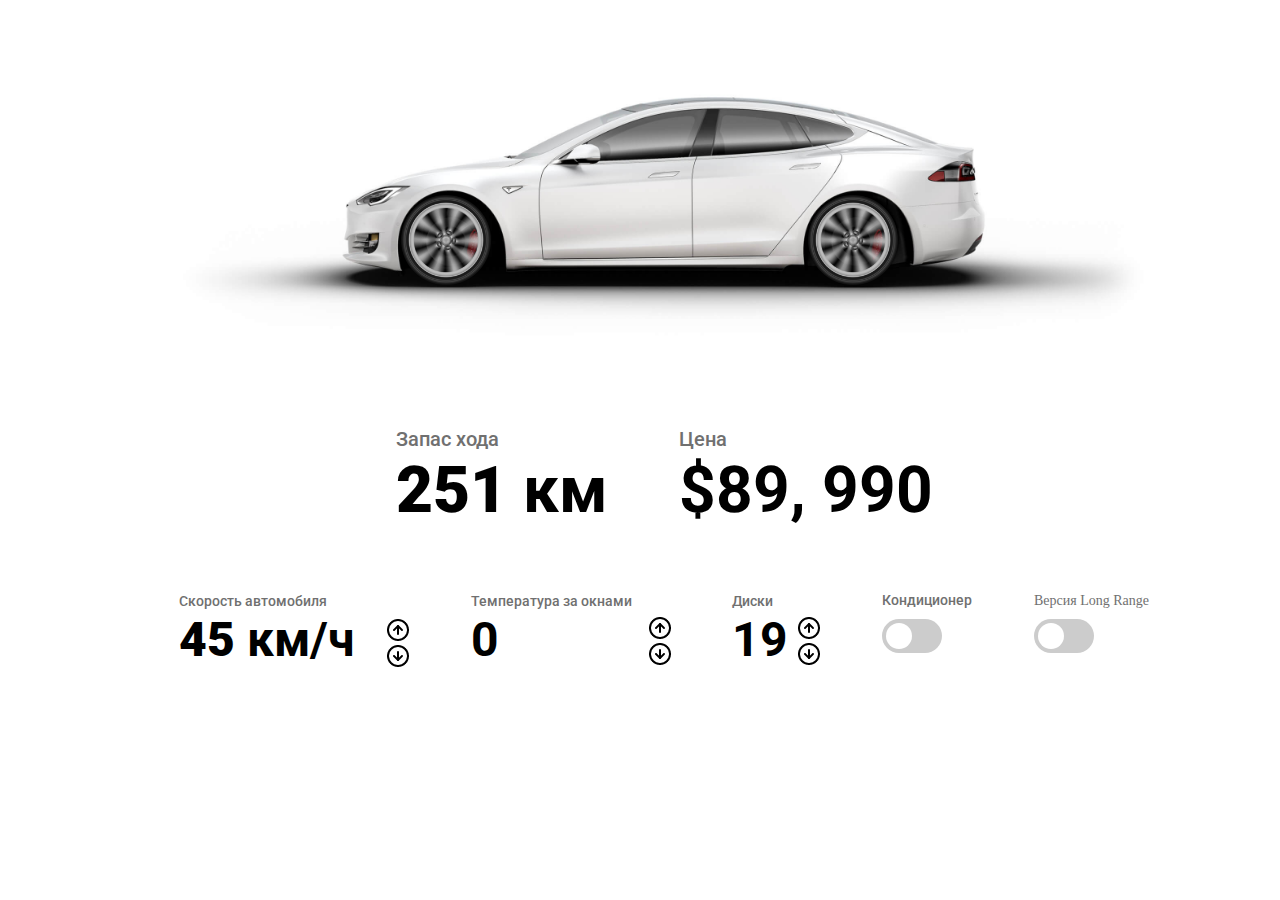
<file: index.html>
<!DOCTYPE html>
<html lang="en">

<head>
    <meta charset="UTF-8">
    <meta http-equiv="X-UA-Compatible" content="IE=edge">
    <meta name="viewport" content="width=device-width, initial-scale=1.0">
    <title>Document</title>
    <link rel="stylesheet" href="style.css">
    <link rel="preconnect" href="https://fonts.googleapis.com">
    <link rel="preconnect" href="https://fonts.gstatic.com" crossorigin>
    <link
        href="https://fonts.googleapis.com/css2?family=Roboto:ital,wght@0,300;0,400;0,500;0,700;0,900;1,100;1,300;1,400;1,500;1,700;1,900&display=swap"
        rel="stylesheet">
</head>

<body>
    <div class="boss_box">
        <div class="boxImg">
            <div class="img">

                <div class="containerDoor">
                    <p class="boxDoor"></p>
                </div>

                <div class="containerForBalon">

                    <div class="containerBalonOne">
                        <img class="balonKey" data-balon="balonOne" src="./sheetTwo/img_balon/download.png"  />
                    </div>
                    <div class="containerBalonOne">
                        <img class="balonKey balonKeyTwo"  data-balon="balonOne"  src="./sheetTwo/img_balon/download.png"  />
                    </div>
                </div>

            </div>
        </div>
        <div class="boxUnder">
            <div class="underTop">
                <div class="topKm">
                    <p class="powerReserve">Запас хода</p>
                    <p class="kilometerReserve"><b class="kilometerReserveTwo"> 251</b> км</p>
                </div>
                <div class="underKm">
                    <p class="price">Цена</p>
                    <p class="officialPrice">$89, 990</p>
                </div>


            </div>
            <div class="underWayDown">

                <div class="boxOneTool">
                    <div class="boxOneInformation">
                        <p class="OneInformationTitle">Скорость автомобиля</p>
                        <p class="OneInformationСhanging"><b class="chengingNum"> 45</b> км/ч </p>
                    </div>
                    <div class="toolWorkingOne">
                        <img class="WorkingOneTop" src="./img/image 3.png" alt="top">
                        <img class="WorkingOneWayDown" src="./img/image 4.png" alt="way down">
                    </div>
                </div>
                <div class="boxcTool">
                    <div class="boxTwoInformation">
                        <p class="twoInformationTitle">Температура за окнами</p>
                        <p class="twoInformationСhanging" id="speedTransition">0</p>
                    </div>
                    <div class="toolWorkingTwo">
                        <img class="WorkingTwoTop" src="./img/image 3.png" alt="top">
                        <img class="WorkingTwoWayDown" src="./img/image 4.png" alt="way down">
                    </div>
                </div>
                <div class="boxThreeTool">
                    <div class="boxThreeInformation">
                        <p class="ThreeInformationTitle">Диски</p>
                        <p class="ThreeInformationСhanging">19</p>
                    </div>
                    <div class="toolWorkingThree">
                        <img class="WorkingThreeTop" src="./img/image 3.png" alt="top">
                        <img class="WorkingThreeWayDown" src="./img/image 4.png" alt="way down">
                    </div>
                </div>
                <div class="boxFourTool">
                    <p class="FourToolTitle">Кондиционер</p>
                    <label class="switch">
                        <input type="checkbox">
                        <span class="slider round"></span>
                    </label>
                </div>
                <div class="boxFiveTool">
                    <p class="FiveToolTitle">Версия Long Range</p>
                    <label class="switch">

                        <input id="longRange" type="checkbox" name="a" value="1">
                        <span class="slider round"></span>
                </div>

            </div>
            </label>





        </div>
    </div>
    <script src="./js.js"></script>
</body>

</html>
</file>
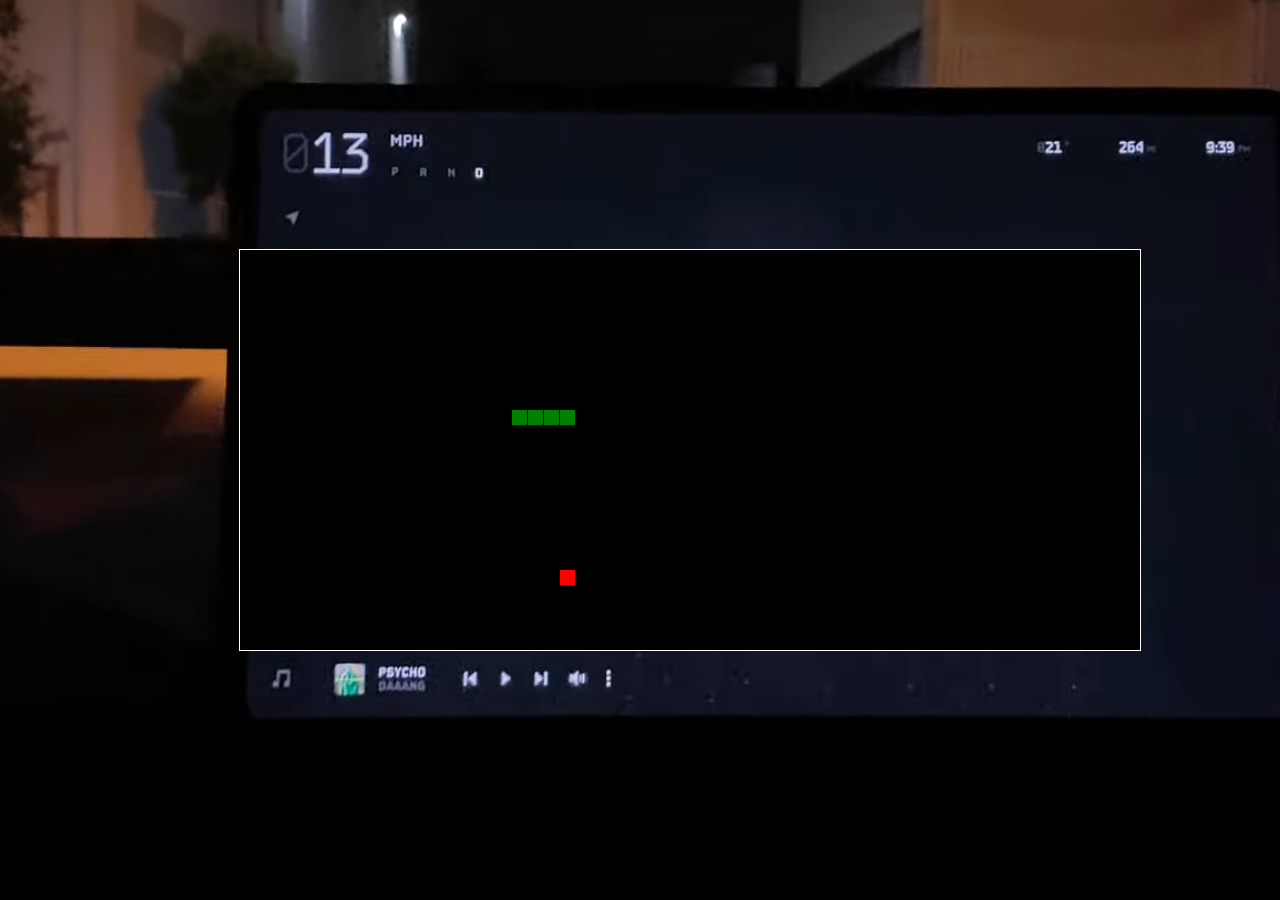
<file: gamesheet/index.html>
<!DOCTYPE html>
<html lang="en">

<head>
    <meta charset="UTF-8">
    <meta http-equiv="X-UA-Compatible" content="IE=edge">
    <meta name="viewport" content="width=device-width, initial-scale=1.0">
    <title>Document</title>
</head>

<body>
    <!DOCTYPE html>
    <html>

    <head>
        <title>Змейка</title>
        <style>
            html,
            body {
                height: 100%;
                margin: 0;
            }

            /*Задаём глобальные параметры*/
            body {
                background-image: url(./Cybertruck-UI-3.png);
                background-repeat: no-repeat;
                background-size: cover;
                display: flex;
                align-items: center;
                justify-content: center;
            }

            /*Делаем границу вокруг игрового поля*/
            canvas {
                border: 1px solid white;
            }
        </style>
    </head>

    <body>
        <!-- Рисуем игровое поле -->
        <canvas width="900" style="margin-left: 100px; background-color: black;" height="400" id="game"></canvas>
        <!-- Сам скрипт с игрой -->
        <script>
            // Поле, на котором всё будет происходить, — тоже как бы переменная
            var canvas = document.getElementById('game');
            // Классическая змейка — двухмерная, сделаем такую же
            var context = canvas.getContext('2d');
            // Размер одной клеточки на поле — 16 пикселей
            var grid = 16;
            // Служебная переменная, которая отвечает за скорость змейки
            var count = 0;
            // А вот и сама змейка
            var snake = {
                // Начальные координаты
                x: 160,
                y: 160,
                // Скорость змейки — в каждом новом кадре змейка смещается по оси Х или У. На старте будет двигаться горизонтально, поэтому скорость по игреку равна нулю.
                dx: grid,
                dy: 0,
                // Тащим за собой хвост, который пока пустой
                cells: [],
                // Стартовая длина змейки — 4 клеточки
                maxCells: 4
            };
            // А это — еда. Представим, что это красные яблоки.
            var apple = {
                // Начальные координаты яблока
                x: 320,
                y: 320
            };
            // Делаем генератор случайных чисел в заданном диапазоне
            function getRandomInt(min, max) {
                return Math.floor(Math.random() * (max - min)) + min;
            }
            // Игровой цикл — основной процесс, внутри которого будет всё происходить
            function loop() {
                // Хитрая функция, которая замедляет скорость игры с 60 кадров в секунду до 15 (60/15 = 4)
                requestAnimationFrame(loop);
                // Игровой код выполнится только один раз из четырёх, в этом и суть замедления кадров, а пока переменная count меньше четырёх, код выполняться не будет
                if (++count < 4) {
                    return;
                }
                // Обнуляем переменную скорости
                count = 0;
                // Очищаем игровое поле
                context.clearRect(0, 0, canvas.width, canvas.height);
                // Двигаем змейку с нужной скоростью
                snake.x += snake.dx;
                snake.y += snake.dy;
                // Если змейка достигла края поля по горизонтали — продолжаем её движение с противоположной строны
                if (snake.x < 0) {
                    snake.x = canvas.width - grid;
                }
                else if (snake.x >= canvas.width) {
                    snake.x = 0;
                }
                // Делаем то же самое для движения по вертикали
                if (snake.y < 0) {
                    snake.y = canvas.height - grid;
                }
                else if (snake.y >= canvas.height) {
                    snake.y = 0;
                }
                // Продолжаем двигаться в выбранном направлении. Голова всегда впереди, поэтому добавляем её координаты в начало массива, который отвечает за всю змейку
                snake.cells.unshift({ x: snake.x, y: snake.y });
                // Сразу после этого удаляем последний элемент из массива змейки, потому что она движется и постоянно освобождает клетки после себя
                if (snake.cells.length > snake.maxCells) {
                    snake.cells.pop();
                }
                // Рисуем еду — красное яблоко
                context.fillStyle = 'red';
                context.fillRect(apple.x, apple.y, grid - 1, grid - 1);
                // Одно движение змейки — один новый нарисованный квадратик 
                context.fillStyle = 'green';
                // Обрабатываем каждый элемент змейки
                snake.cells.forEach(function (cell, index) {
                    // Чтобы создать эффект клеточек, делаем зелёные квадратики меньше на один пиксель, чтобы вокруг них образовалась чёрная граница
                    context.fillRect(cell.x, cell.y, grid - 1, grid - 1);
                    // Если змейка добралась до яблока...
                    if (cell.x === apple.x && cell.y === apple.y) {
                        // увеличиваем длину змейки
                        snake.maxCells++;
                        // Рисуем новое яблочко
                        // Помним, что размер холста у нас 400x400, при этом он разбит на ячейки — 25 в каждую сторону
                        apple.x = getRandomInt(0, 25) * grid;
                        apple.y = getRandomInt(0, 25) * grid;
                    }
                    // Проверяем, не столкнулась ли змея сама с собой
                    // Для этого перебираем весь массив и смотрим, есть ли у нас в массиве змейки две клетки с одинаковыми координатами 
                    for (var i = index + 1; i < snake.cells.length; i++) {
                        // Если такие клетки есть — начинаем игру заново
                        if (cell.x === snake.cells[i].x && cell.y === snake.cells[i].y) {
                            // Задаём стартовые параметры основным переменным
                            snake.x = 160;
                            snake.y = 160;
                            snake.cells = [];
                            snake.maxCells = 4;
                            snake.dx = grid;
                            snake.dy = 0;
                            // Ставим яблочко в случайное место
                            apple.x = getRandomInt(0, 25) * grid;
                            apple.y = getRandomInt(0, 25) * grid;
                        }
                    }
                });
            }
            // Смотрим, какие нажимаются клавиши, и реагируем на них нужным образом
            document.addEventListener('keydown', function (e) {
                // Дополнительно проверяем такой момент: если змейка движется, например, влево, то ещё одно нажатие влево или вправо ничего не поменяет — змейка продолжит двигаться в ту же сторону, что и раньше. Это сделано для того, чтобы не разворачивать весь массив со змейкой на лету и не усложнять код игры.
                // Стрелка влево
                // Если нажата стрелка влево, и при этом змейка никуда не движется по горизонтали…
                if (e.which === 37 && snake.dx === 0) {
                    // то даём ей движение по горизонтали, влево, а вертикальное — останавливаем
                    // Та же самая логика будет и в остальных кнопках
                    snake.dx = -grid;
                    snake.dy = 0;
                }
                // Стрелка вверх
                else if (e.which === 38 && snake.dy === 0) {
                    snake.dy = -grid;
                    snake.dx = 0;
                }
                // Стрелка вправо
                else if (e.which === 39 && snake.dx === 0) {
                    snake.dx = grid;
                    snake.dy = 0;
                }
                // Стрелка вниз
                else if (e.which === 40 && snake.dy === 0) {
                    snake.dy = grid;
                    snake.dx = 0;
                }
            });
            // Запускаем игру
            requestAnimationFrame(loop);
        </script>
        <script src="../sheetTwo/jsn.js"></script>
    </body>

    </html>
</body>

</html>
</file>
<file: style.css>
* {
    margin: 0;
    padding: 0;
    box-sizing: border-box;
    font-family: Roboto;
}

.boss_box {
    margin: 0 auto;
    /* position: relative; */
    width: 1328px;
    height: 870px;
}

.img {
    margin: 0px auto;
    background-image: url(./img/download.jpg);
    background-repeat: no-repeat;
    background-size: contain;
    width: 1040px;
    height: 607px;
}

.switch {
    position: relative;
    display: inline-block;
    width: 60px;
    height: 34px;
}

.switch input {
    display: none;
}

.slider {
    position: absolute;
    cursor: pointer;
    top: 0;
    left: 0;
    right: 0;
    bottom: 0;
    background-color: #ccc;
    -webkit-transition: .4s;
    transition: .4s;
}

.slider:before {
    position: absolute;
    content: "";
    height: 26px;
    width: 26px;
    left: 4px;
    bottom: 4px;
    background-color: white;
    -webkit-transition: .4s;
    transition: .4s;
}

input:checked+.slider {
    background-color: #2196F3;
}

input:focus+.slider {
    box-shadow: 0 0 1px #2196F3;
}

input:checked+.slider:before {
    -webkit-transform: translateX(26px);
    -ms-transform: translateX(26px);
    transform: translateX(26px);
}

/* Rounded sliders */
.slider.round {
    border-radius: 34px;
}

.slider.round:before {
    border-radius: 50%;
}

.powerReserve {
    font-style: normal;
    font-weight: 500;
    font-size: 20px;
    line-height: 24px;

    color: #707070;
}

.kilometerReserve {
    font-style: normal;
    font-weight: 700;
    font-size: 64px;
    line-height: 79px;

    color: #000000;
}

.underTop {
    display: flex;
    justify-content: space-between;
    margin: 0 auto;
    width: 537px;
    height: 115px;

}

.price {
    font-style: normal;
    font-weight: 500;
    font-size: 20px;
    line-height: 24px;

    color: #707070;
}

.officialPrice {
    font-style: normal;
    font-weight: 700;
    font-size: 64px;
    line-height: 79px;

    color: #000000;

}

.underWayDown {
    display: flex;
    justify-content: space-between;
    width: 970px;
    height: 77px;
    margin: 50px auto;

}

.OneInformationTitle {
    font-style: normal;
    font-weight: 500;
    font-size: 14px;
    line-height: 17px;


    color: #707070;
}


.boxOneTool {
    align-items: flex-end;
    width: 230px;
    display: flex;
    justify-content: space-between;
}

.toolWorkingOne {

    width: 22px;
    height: 50px;
}

.WorkingOneTop {
    width: 22px;
    height: 22px;
}

.WorkingOneWayDown {
    width: 22px;
    height: 22px;
}

.twoInformationTitle {
    font-style: normal;
    font-weight: 500;
    font-size: 14px;
    line-height: 17px;
    color: #707070;
}

.twoInformationСhanging {
    font-style: normal;
    font-weight: 700;
    font-size: 48px;
    line-height: 59px;
    color: #000000;
}

.WorkingTwoTop {
    width: 22px;
    height: 22px;
}

.boxcTool {
    align-items: flex-end;
    display: flex;
    justify-content: space-between;
    width: 200px;
}

.toolWorkingTwo {
    width: 22px;
}

.ThreeInformationTitle {
    font-style: normal;
    font-weight: 500;
    font-size: 14px;
    line-height: 17px;


    color: #707070;
}

.ThreeInformationСhanging {
    font-style: normal;
    font-weight: 700;
    font-size: 48px;
    line-height: 59px;
    color: #000000;

}

.toolWorkingThree {
    margin-left: 10px;
    width: 22px;
}

.boxThreeTool {
    align-items: flex-end;
    display: flex;
    justify-content: space-between;
}

.FourToolTitle {
    font-style: normal;
    font-weight: 500;
    font-size: 14px;
    line-height: 17px;


    color: #707070;
}

.switch {
    margin-top: 10px;
}

.FiveToolTitle {
    font-family: 'Gilroy';
    font-style: normal;
    font-weight: 500;
    font-size: 14px;
    line-height: 17px;
    color: #707070;
}

.SixToolTitle {
    font-style: normal;
    font-weight: 500;
    font-size: 14px;
    line-height: 17px;
    color: #707070;
}

.OneInformationСhanging {
    font-style: normal;
    font-weight: 700;
    font-size: 48px;
    line-height: 59px;
    color: #000000;


}

.boxDoor {
    width: 170px;
    height: 130px;
    transform: skewY(47rad);
    /* position: absolute; */
}

.containerDoor {
    position: absolute;
    display: flex;
    z-index: 2;
    height: 200px;
    width: 150px;
    margin: 140px auto;
    margin-left: 400px;
}

.boxUnder {
    margin-top: -180px;
}


.containerBalonTwo {}

.containerForBalon {
    transform: 5;
    width: 497px;
    display: flex;
    flex-wrap: wrap;
    justify-content: space-between;
    margin: 195px auto;
    margin-left: 257px;
    position: absolute;
}

@keyframes spin {
    from {
        transform: rotate(0deg);
    }

    to {
        transform: rotate(360deg);
    }
}

.balonKey {
    width: 90px;
    height: 90px;
    animation: spin 0.001s linear 0s infinite;
}

.balonKeyTwo {
    width: 90px;
    height: 90px;
}
</file>
